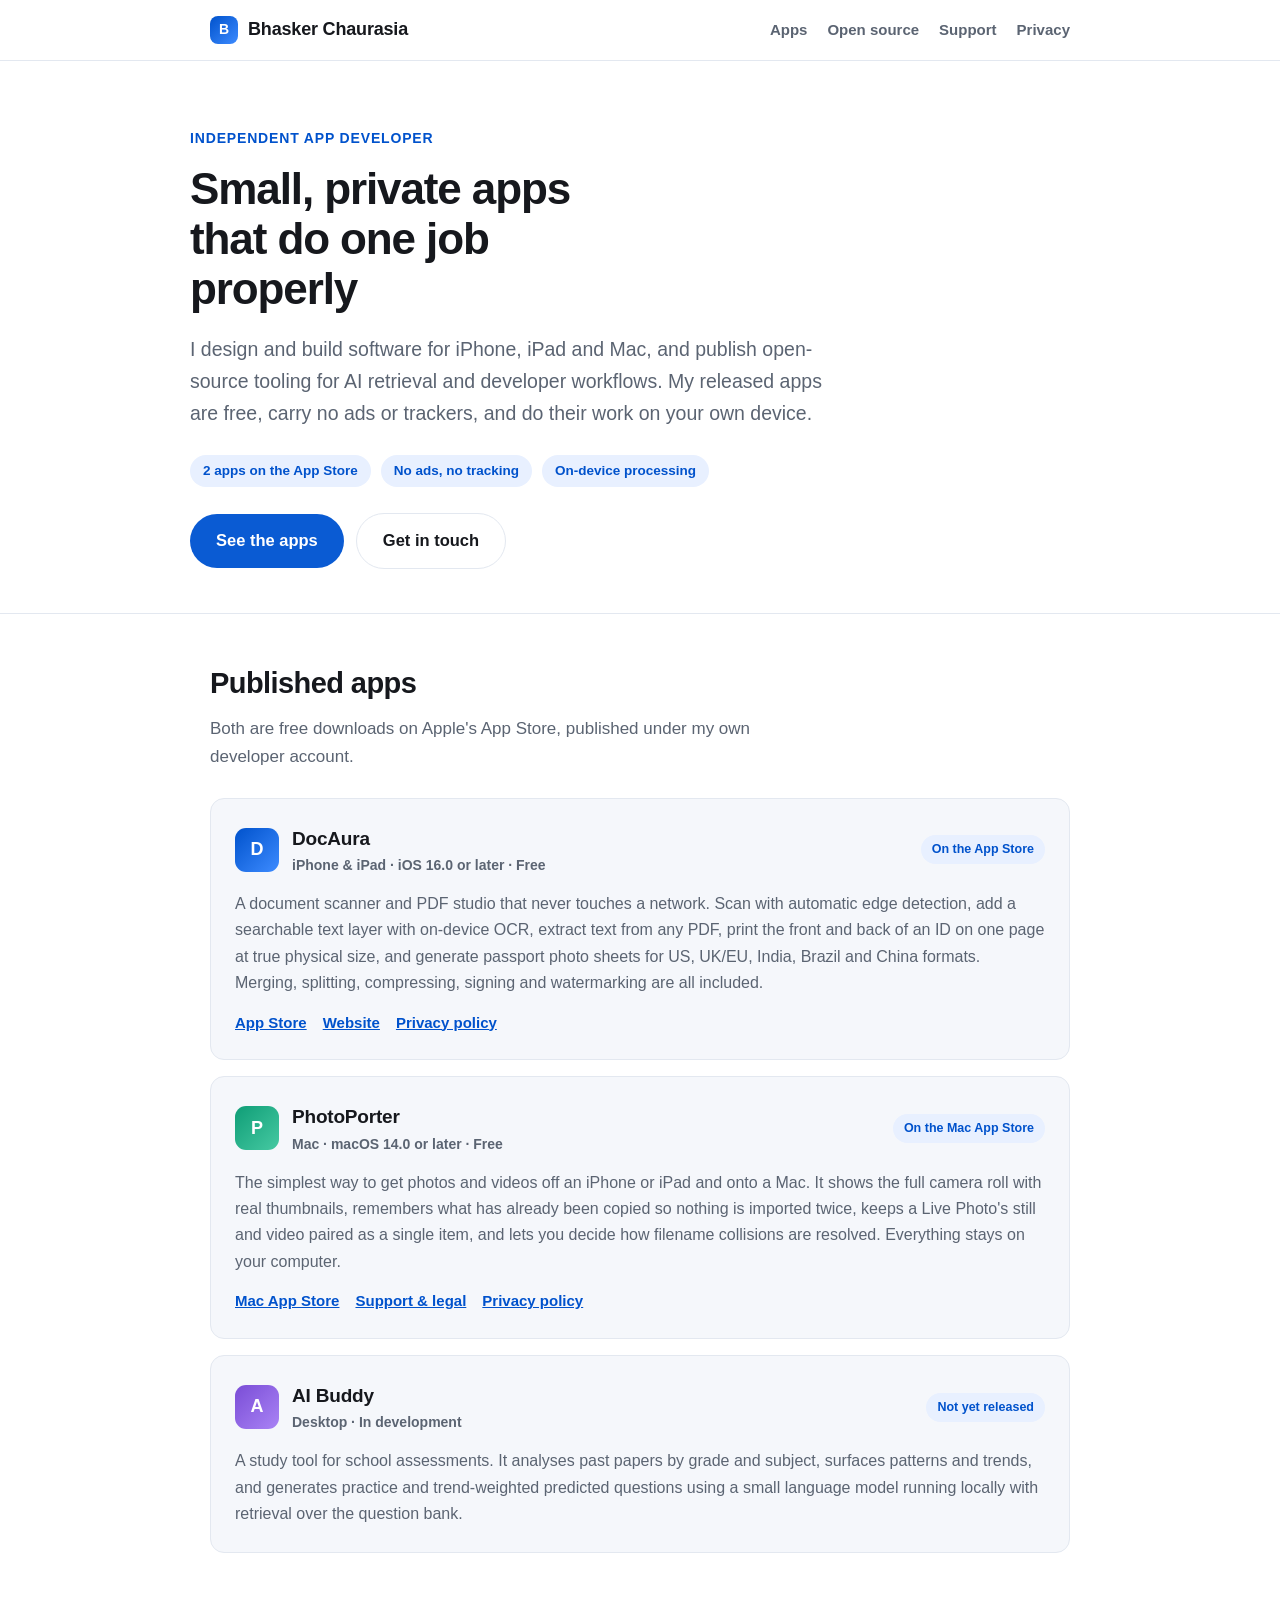
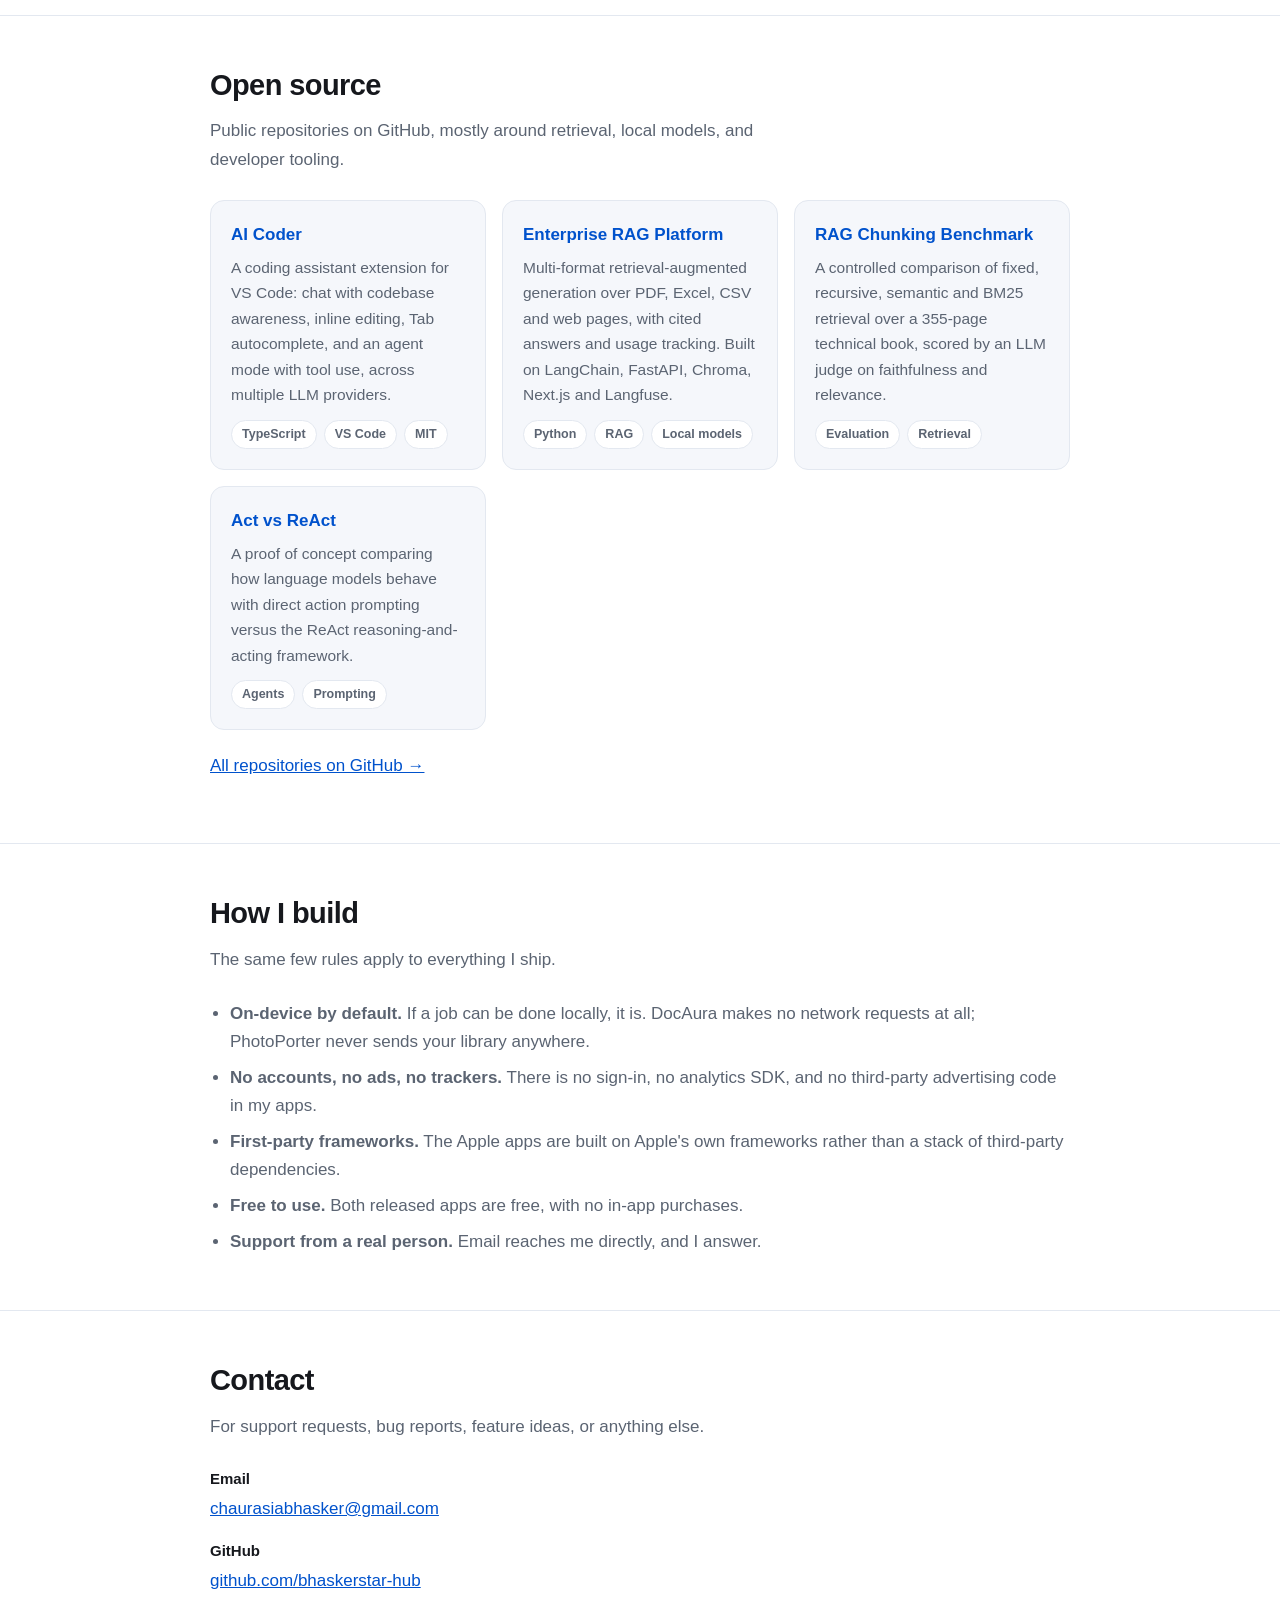
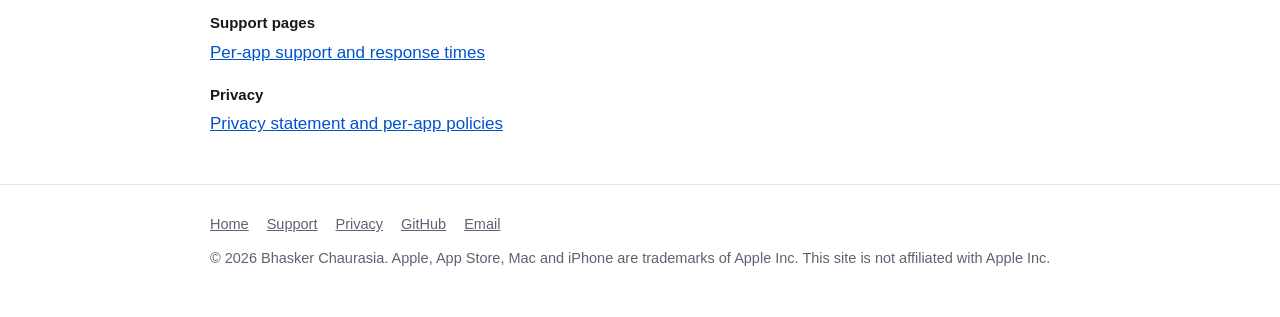
<file: index.html>
<!DOCTYPE html>
<html lang="en">
<head>
<meta charset="utf-8">
<meta name="viewport" content="width=device-width, initial-scale=1">
<title>Bhasker Chaurasia — App Developer</title>
<meta name="description" content="Independent app developer. I build privacy-first, offline-first apps for iPhone, iPad and Mac — including DocAura and PhotoPorter — plus open-source AI and retrieval tooling.">
<link rel="canonical" href="https://bhaskerstar-hub.github.io/">
<meta name="theme-color" content="#0052cc">

<meta property="og:type" content="website">
<meta property="og:site_name" content="Bhasker Chaurasia">
<meta property="og:title" content="Bhasker Chaurasia — App Developer">
<meta property="og:description" content="Privacy-first, offline-first apps for iPhone, iPad and Mac, plus open-source AI and retrieval tooling.">
<meta property="og:url" content="https://bhaskerstar-hub.github.io/">
<meta name="twitter:card" content="summary">

<link rel="stylesheet" href="style.css">

<script type="application/ld+json">
{
  "@context": "https://schema.org",
  "@type": "Person",
  "name": "Bhasker Chaurasia",
  "url": "https://bhaskerstar-hub.github.io/",
  "email": "mailto:chaurasiabhasker@gmail.com",
  "jobTitle": "Independent App Developer",
  "sameAs": ["https://github.com/bhaskerstar-hub"],
  "owns": [
    { "@type": "SoftwareApplication", "name": "DocAura", "operatingSystem": "iOS 16.0 or later", "applicationCategory": "ProductivityApplication", "url": "https://apps.apple.com/app/id6792424481" },
    { "@type": "SoftwareApplication", "name": "PhotoPorter", "operatingSystem": "macOS 14.0 or later", "applicationCategory": "UtilitiesApplication", "url": "https://apps.apple.com/app/id6794421732" }
  ]
}
</script>
</head>
<body>

<header class="site">
  <div class="wrap">
    <a class="brand" href="./"><span class="mark">B</span> Bhasker Chaurasia</a>
    <nav class="site">
      <a href="#apps">Apps</a>
      <a href="#opensource">Open source</a>
      <a href="support.html">Support</a>
      <a href="privacy.html">Privacy</a>
    </nav>
  </div>
</header>

<main>

<div class="hero wrap">
  <p class="eyebrow">Independent app developer</p>
  <h1>Small, private apps that do one job properly</h1>
  <p class="lede">
    I design and build software for iPhone, iPad and Mac, and publish open-source
    tooling for AI retrieval and developer workflows. My released apps are free,
    carry no ads or trackers, and do their work on your own device.
  </p>
  <div class="badges">
    <span class="badge">2 apps on the App Store</span>
    <span class="badge">No ads, no tracking</span>
    <span class="badge">On-device processing</span>
  </div>
  <div class="cta-row">
    <a class="cta" href="#apps">See the apps</a>
    <a class="cta ghost" href="mailto:chaurasiabhasker@gmail.com">Get in touch</a>
  </div>
</div>

<section id="apps">
  <div class="wrap">
    <h2>Published apps</h2>
    <p class="sub">Both are free downloads on Apple's App Store, published under my own developer account.</p>

    <div class="app">
      <div class="app-head">
        <span class="app-icon doc">D</span>
        <div>
          <h3>DocAura</h3>
          <div class="platform">iPhone &amp; iPad · iOS 16.0 or later · Free</div>
        </div>
        <span class="status">On the App Store</span>
      </div>
      <p>
        A document scanner and PDF studio that never touches a network. Scan with automatic
        edge detection, add a searchable text layer with on-device OCR, extract text from any
        PDF, print the front and back of an ID on one page at true physical size, and generate
        passport photo sheets for US, UK/EU, India, Brazil and China formats. Merging,
        splitting, compressing, signing and watermarking are all included.
      </p>
      <div class="links">
        <a href="https://apps.apple.com/app/id6792424481">App Store</a>
        <a href="https://bhaskerstar-hub.github.io/docaura/">Website</a>
        <a href="https://bhaskerstar-hub.github.io/docaura/privacy.html">Privacy policy</a>
      </div>
    </div>

    <div class="app">
      <div class="app-head">
        <span class="app-icon pp">P</span>
        <div>
          <h3>PhotoPorter</h3>
          <div class="platform">Mac · macOS 14.0 or later · Free</div>
        </div>
        <span class="status">On the Mac App Store</span>
      </div>
      <p>
        The simplest way to get photos and videos off an iPhone or iPad and onto a Mac.
        It shows the full camera roll with real thumbnails, remembers what has already been
        copied so nothing is imported twice, keeps a Live Photo's still and video paired as a
        single item, and lets you decide how filename collisions are resolved. Everything
        stays on your computer.
      </p>
      <div class="links">
        <a href="https://apps.apple.com/app/id6794421732">Mac App Store</a>
        <a href="https://bhaskerstar-hub.github.io/photoporter-legal/">Support &amp; legal</a>
        <a href="https://bhaskerstar-hub.github.io/photoporter-legal/privacy.html">Privacy policy</a>
      </div>
    </div>

    <div class="app">
      <div class="app-head">
        <span class="app-icon buddy">A</span>
        <div>
          <h3>AI Buddy</h3>
          <div class="platform">Desktop · In development</div>
        </div>
        <span class="status">Not yet released</span>
      </div>
      <p>
        A study tool for school assessments. It analyses past papers by grade and
        subject, surfaces patterns and trends, and generates practice and trend-weighted
        predicted questions using a small language model running locally with retrieval over
        the question bank.
      </p>
    </div>
  </div>
</section>

<section id="opensource">
  <div class="wrap">
    <h2>Open source</h2>
    <p class="sub">Public repositories on GitHub, mostly around retrieval, local models, and developer tooling.</p>
    <div class="grid">
      <div class="card">
        <h3><a href="https://github.com/bhaskerstar-hub/ai-coder">AI Coder</a></h3>
        <p>A coding assistant extension for VS Code: chat with codebase awareness, inline editing, Tab autocomplete, and an agent mode with tool use, across multiple LLM providers.</p>
        <div class="tags"><span class="tag">TypeScript</span><span class="tag">VS Code</span><span class="tag">MIT</span></div>
      </div>
      <div class="card">
        <h3><a href="https://github.com/bhaskerstar-hub/localLLM-RAG-NoAPIKeys">Enterprise RAG Platform</a></h3>
        <p>Multi-format retrieval-augmented generation over PDF, Excel, CSV and web pages, with cited answers and usage tracking. Built on LangChain, FastAPI, Chroma, Next.js and Langfuse.</p>
        <div class="tags"><span class="tag">Python</span><span class="tag">RAG</span><span class="tag">Local models</span></div>
      </div>
      <div class="card">
        <h3><a href="https://github.com/bhaskerstar-hub/chunking">RAG Chunking Benchmark</a></h3>
        <p>A controlled comparison of fixed, recursive, semantic and BM25 retrieval over a 355-page technical book, scored by an LLM judge on faithfulness and relevance.</p>
        <div class="tags"><span class="tag">Evaluation</span><span class="tag">Retrieval</span></div>
      </div>
      <div class="card">
        <h3><a href="https://github.com/bhaskerstar-hub/act-Vs-reAct-llms">Act vs ReAct</a></h3>
        <p>A proof of concept comparing how language models behave with direct action prompting versus the ReAct reasoning-and-acting framework.</p>
        <div class="tags"><span class="tag">Agents</span><span class="tag">Prompting</span></div>
      </div>
    </div>
    <p style="margin-top:22px"><a href="https://github.com/bhaskerstar-hub">All repositories on GitHub →</a></p>
  </div>
</section>

<section id="approach">
  <div class="wrap">
    <h2>How I build</h2>
    <p class="sub">The same few rules apply to everything I ship.</p>
    <ul class="plain">
      <li><strong>On-device by default.</strong> If a job can be done locally, it is. DocAura makes no network requests at all; PhotoPorter never sends your library anywhere.</li>
      <li><strong>No accounts, no ads, no trackers.</strong> There is no sign-in, no analytics SDK, and no third-party advertising code in my apps.</li>
      <li><strong>First-party frameworks.</strong> The Apple apps are built on Apple's own frameworks rather than a stack of third-party dependencies.</li>
      <li><strong>Free to use.</strong> Both released apps are free, with no in-app purchases.</li>
      <li><strong>Support from a real person.</strong> Email reaches me directly, and I answer.</li>
    </ul>
  </div>
</section>

<section id="contact">
  <div class="wrap">
    <h2>Contact</h2>
    <p class="sub">For support requests, bug reports, feature ideas, or anything else.</p>
    <dl class="contact">
      <dt>Email</dt>
      <dd><a href="mailto:chaurasiabhasker@gmail.com">chaurasiabhasker@gmail.com</a></dd>
      <dt>GitHub</dt>
      <dd><a href="https://github.com/bhaskerstar-hub">github.com/bhaskerstar-hub</a></dd>
      <dt>Support pages</dt>
      <dd><a href="support.html">Per-app support and response times</a></dd>
      <dt>Privacy</dt>
      <dd><a href="privacy.html">Privacy statement and per-app policies</a></dd>
    </dl>
  </div>
</section>

</main>

<footer class="site">
  <div class="wrap">
    <div class="row">
      <a href="./">Home</a>
      <a href="support.html">Support</a>
      <a href="privacy.html">Privacy</a>
      <a href="https://github.com/bhaskerstar-hub">GitHub</a>
      <a href="mailto:chaurasiabhasker@gmail.com">Email</a>
    </div>
    <div>© 2026 Bhasker Chaurasia. Apple, App Store, Mac and iPhone are trademarks of Apple Inc. This site is not affiliated with Apple Inc.</div>
  </div>
</footer>

</body>
</html>
</file>
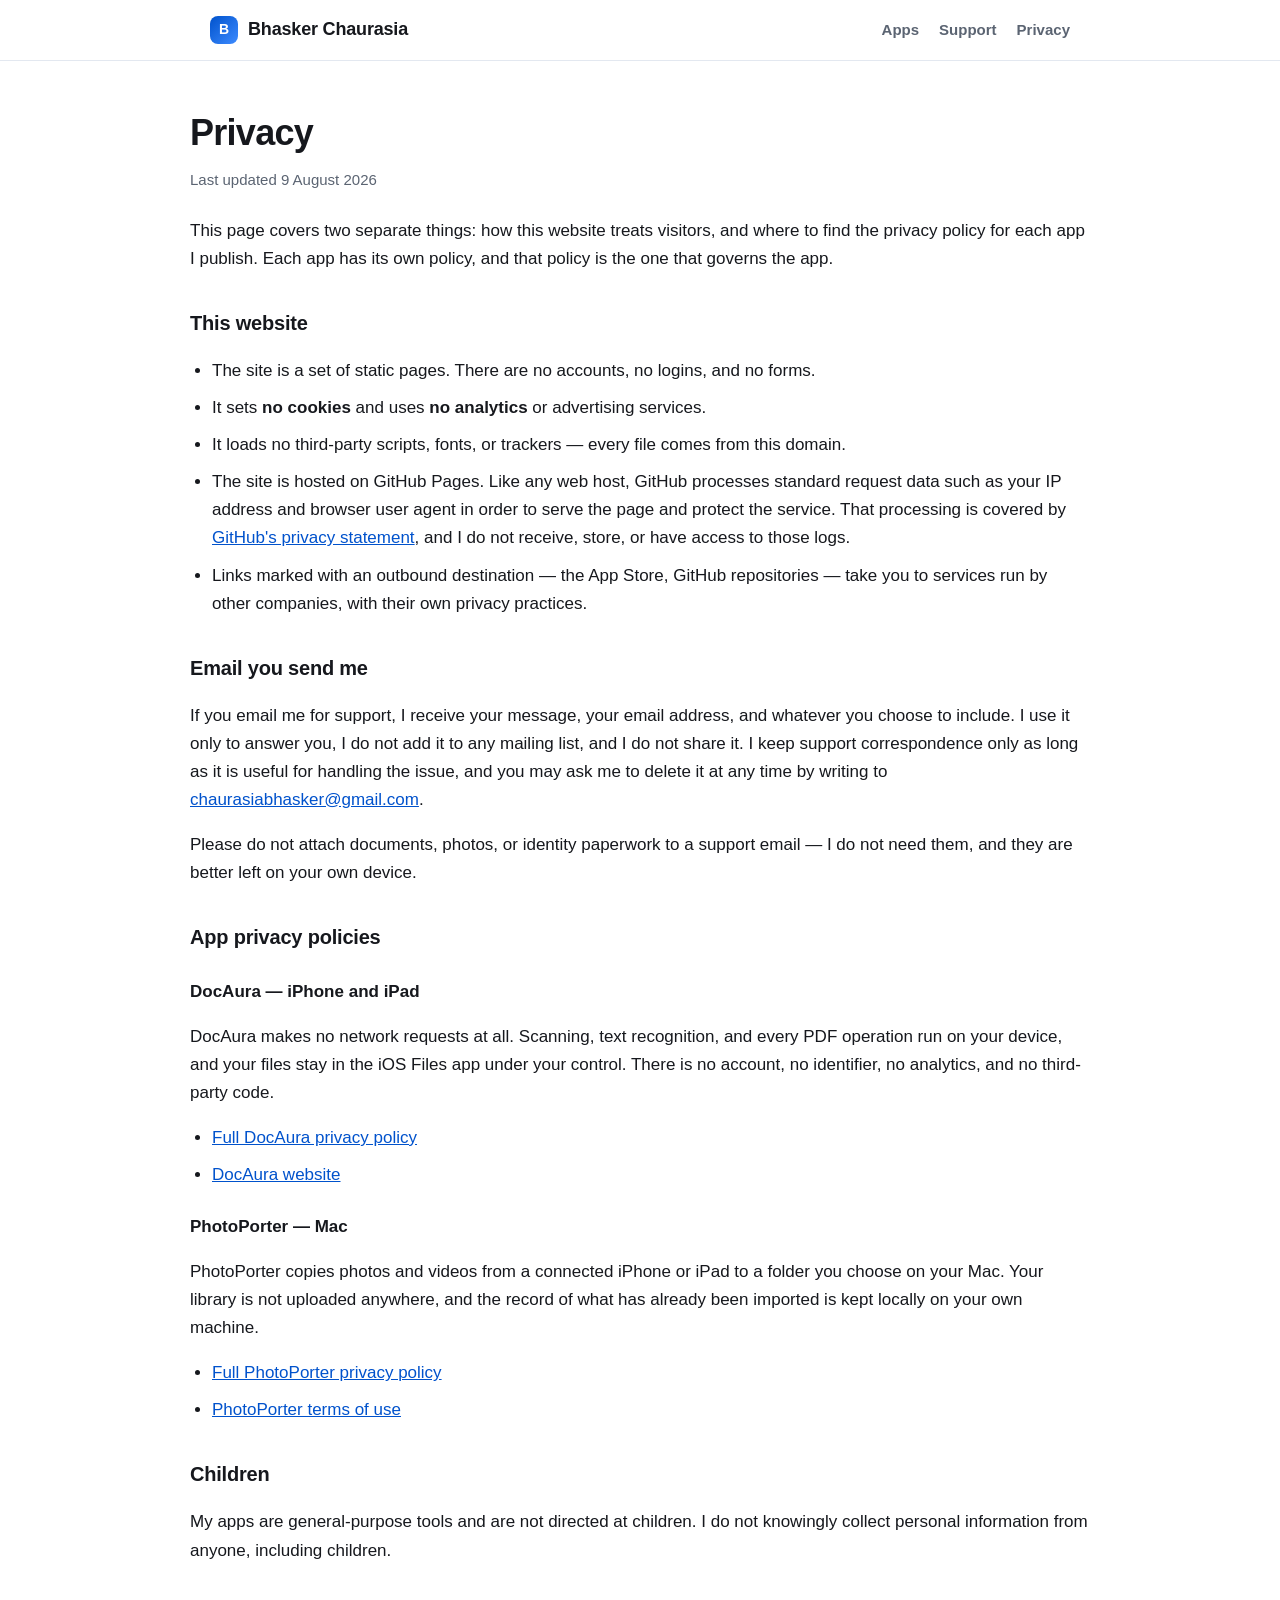
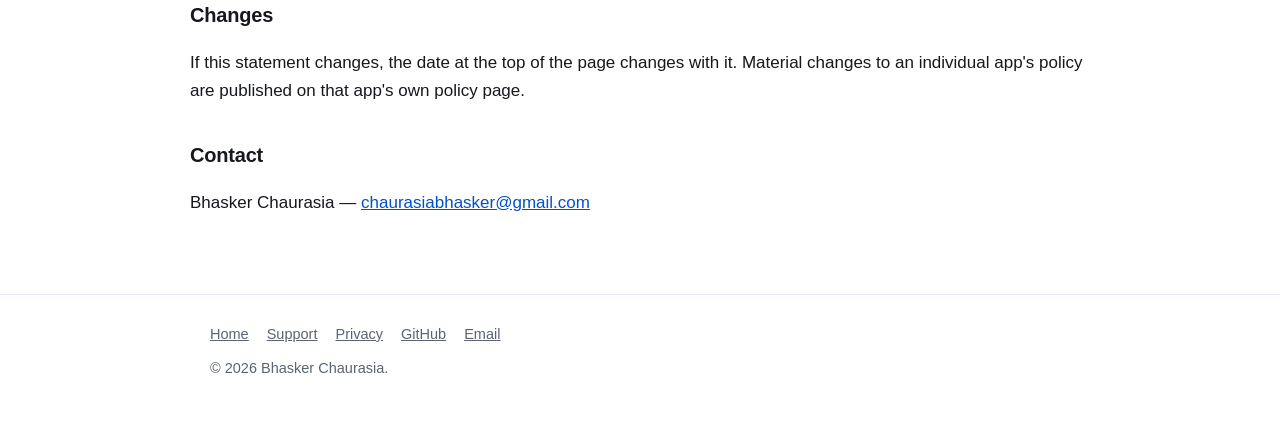
<file: privacy.html>
<!DOCTYPE html>
<html lang="en">
<head>
<meta charset="utf-8">
<meta name="viewport" content="width=device-width, initial-scale=1">
<title>Privacy — Bhasker Chaurasia</title>
<meta name="description" content="Privacy statement for this website and an index of the privacy policies for DocAura and PhotoPorter.">
<link rel="canonical" href="https://bhaskerstar-hub.github.io/privacy.html">
<meta name="theme-color" content="#0052cc">
<link rel="stylesheet" href="style.css">
</head>
<body>

<header class="site">
  <div class="wrap">
    <a class="brand" href="./"><span class="mark">B</span> Bhasker Chaurasia</a>
    <nav class="site">
      <a href="./#apps">Apps</a>
      <a href="support.html">Support</a>
      <a href="privacy.html">Privacy</a>
    </nav>
  </div>
</header>

<main>
<div class="prose wrap">

<h1>Privacy</h1>
<p class="updated">Last updated 9 August 2026</p>

<p>
  This page covers two separate things: how this website treats visitors, and where to find the
  privacy policy for each app I publish. Each app has its own policy, and that policy is the one
  that governs the app.
</p>

<h2>This website</h2>
<ul>
  <li>The site is a set of static pages. There are no accounts, no logins, and no forms.</li>
  <li>It sets <strong>no cookies</strong> and uses <strong>no analytics</strong> or advertising services.</li>
  <li>It loads no third-party scripts, fonts, or trackers — every file comes from this domain.</li>
  <li>
    The site is hosted on GitHub Pages. Like any web host, GitHub processes standard request data
    such as your IP address and browser user agent in order to serve the page and protect the
    service. That processing is covered by
    <a href="https://docs.github.com/en/site-policy/privacy-policies/github-general-privacy-statement">GitHub's privacy statement</a>,
    and I do not receive, store, or have access to those logs.
  </li>
  <li>
    Links marked with an outbound destination — the App Store, GitHub repositories — take you to
    services run by other companies, with their own privacy practices.
  </li>
</ul>

<h2>Email you send me</h2>
<p>
  If you email me for support, I receive your message, your email address, and whatever you choose
  to include. I use it only to answer you, I do not add it to any mailing list, and I do not share
  it. I keep support correspondence only as long as it is useful for handling the issue, and you
  may ask me to delete it at any time by writing to
  <a href="mailto:chaurasiabhasker@gmail.com">chaurasiabhasker@gmail.com</a>.
</p>
<p>
  Please do not attach documents, photos, or identity paperwork to a support email — I do not need
  them, and they are better left on your own device.
</p>

<h2>App privacy policies</h2>

<h3>DocAura — iPhone and iPad</h3>
<p>
  DocAura makes no network requests at all. Scanning, text recognition, and every PDF operation run
  on your device, and your files stay in the iOS Files app under your control. There is no account,
  no identifier, no analytics, and no third-party code.
</p>
<ul>
  <li><a href="https://bhaskerstar-hub.github.io/docaura/privacy.html">Full DocAura privacy policy</a></li>
  <li><a href="https://bhaskerstar-hub.github.io/docaura/">DocAura website</a></li>
</ul>

<h3>PhotoPorter — Mac</h3>
<p>
  PhotoPorter copies photos and videos from a connected iPhone or iPad to a folder you choose on
  your Mac. Your library is not uploaded anywhere, and the record of what has already been imported
  is kept locally on your own machine.
</p>
<ul>
  <li><a href="https://bhaskerstar-hub.github.io/photoporter-legal/privacy.html">Full PhotoPorter privacy policy</a></li>
  <li><a href="https://bhaskerstar-hub.github.io/photoporter-legal/terms.html">PhotoPorter terms of use</a></li>
</ul>

<h2>Children</h2>
<p>
  My apps are general-purpose tools and are not directed at children. I do not knowingly collect
  personal information from anyone, including children.
</p>

<h2>Changes</h2>
<p>
  If this statement changes, the date at the top of the page changes with it. Material changes to an
  individual app's policy are published on that app's own policy page.
</p>

<h2>Contact</h2>
<p>
  Bhasker Chaurasia — <a href="mailto:chaurasiabhasker@gmail.com">chaurasiabhasker@gmail.com</a>
</p>

</div>
</main>

<footer class="site">
  <div class="wrap">
    <div class="row">
      <a href="./">Home</a>
      <a href="support.html">Support</a>
      <a href="privacy.html">Privacy</a>
      <a href="https://github.com/bhaskerstar-hub">GitHub</a>
      <a href="mailto:chaurasiabhasker@gmail.com">Email</a>
    </div>
    <div>© 2026 Bhasker Chaurasia.</div>
  </div>
</footer>

</body>
</html>
</file>
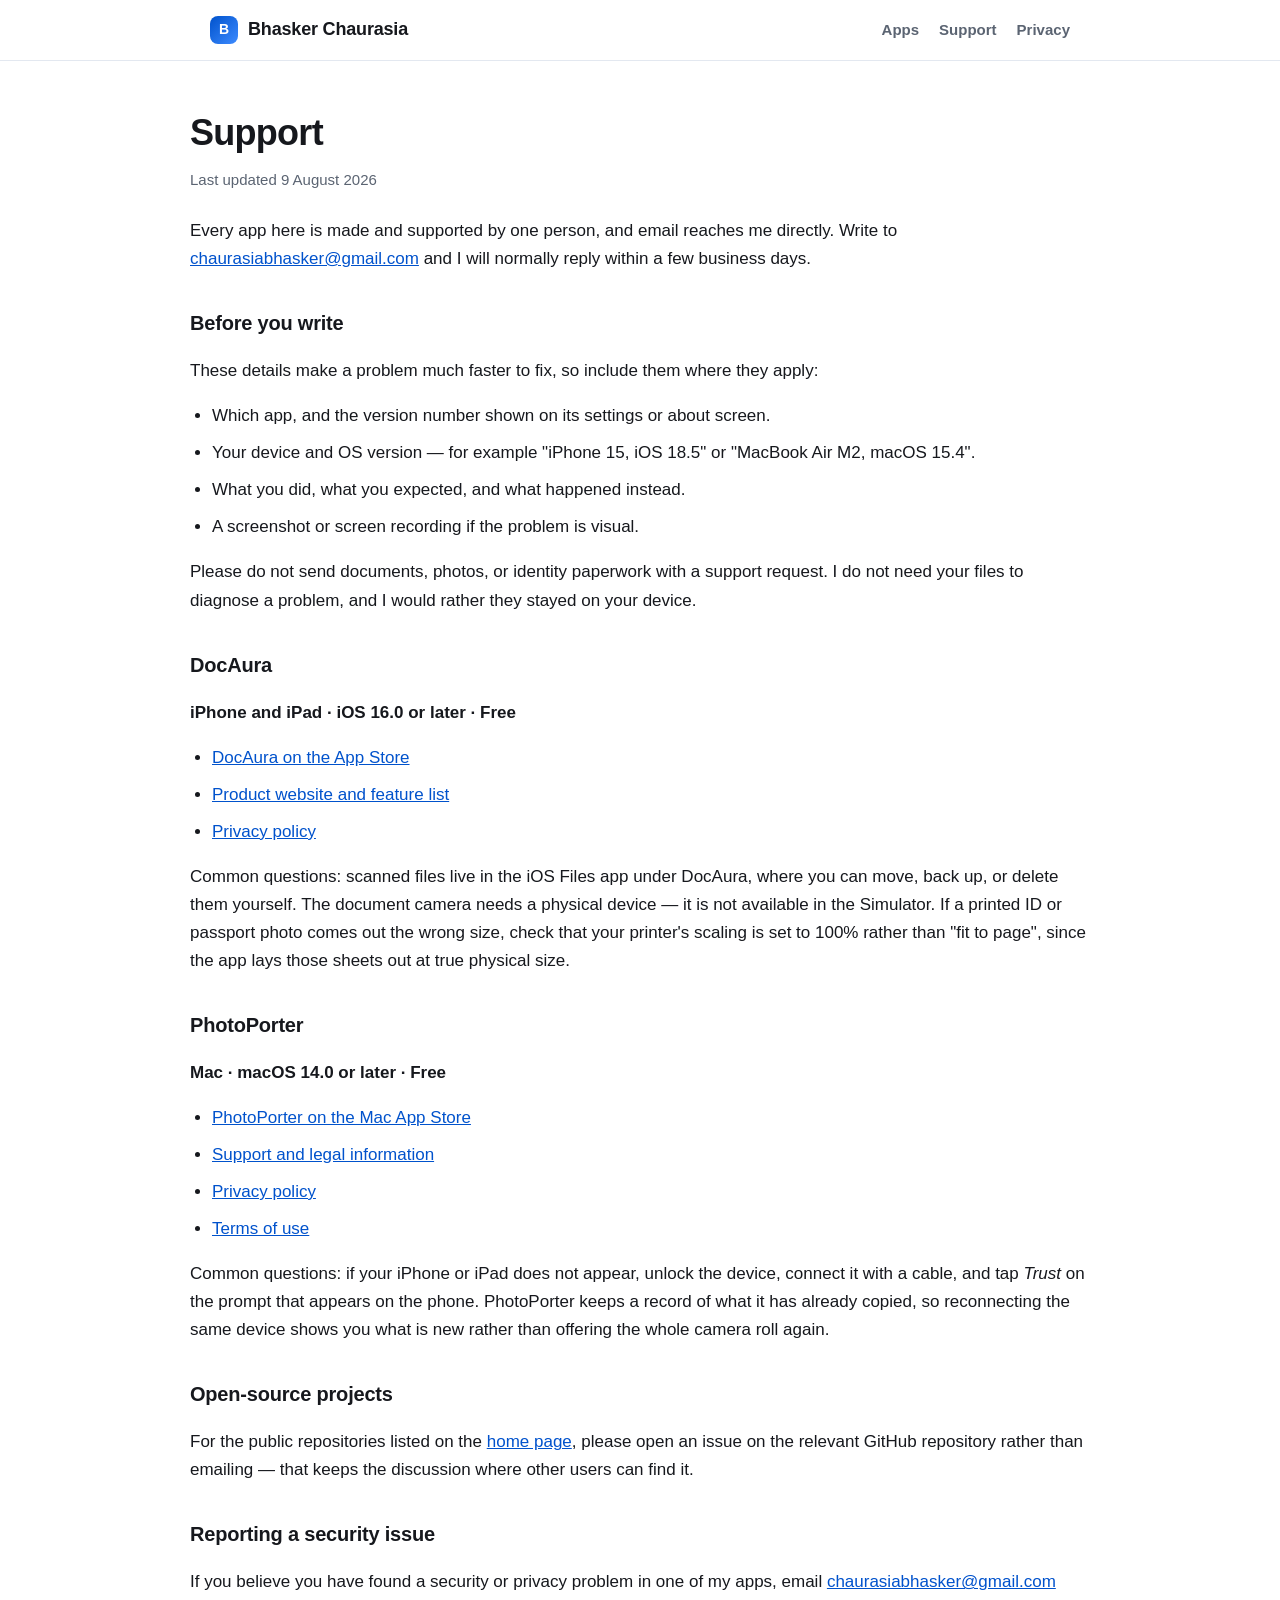
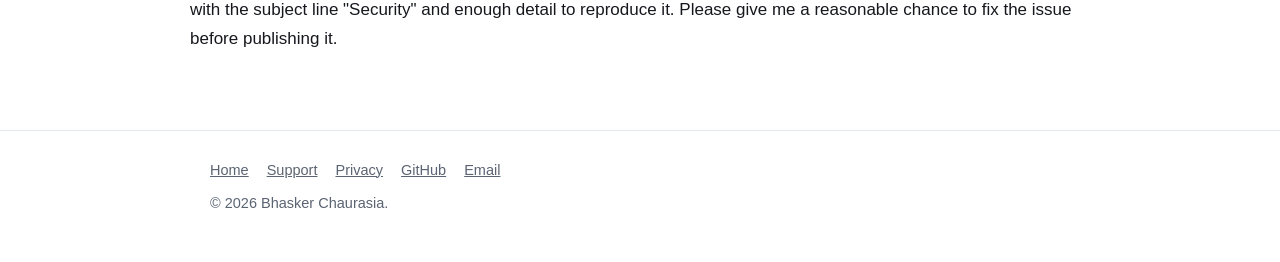
<file: support.html>
<!DOCTYPE html>
<html lang="en">
<head>
<meta charset="utf-8">
<meta name="viewport" content="width=device-width, initial-scale=1">
<title>Support — Bhasker Chaurasia</title>
<meta name="description" content="Support for DocAura and PhotoPorter. Contact the developer directly by email for help, bug reports, and feature requests.">
<link rel="canonical" href="https://bhaskerstar-hub.github.io/support.html">
<meta name="theme-color" content="#0052cc">
<link rel="stylesheet" href="style.css">
</head>
<body>

<header class="site">
  <div class="wrap">
    <a class="brand" href="./"><span class="mark">B</span> Bhasker Chaurasia</a>
    <nav class="site">
      <a href="./#apps">Apps</a>
      <a href="support.html">Support</a>
      <a href="privacy.html">Privacy</a>
    </nav>
  </div>
</header>

<main>
<div class="prose wrap">

<h1>Support</h1>
<p class="updated">Last updated 9 August 2026</p>

<p>
  Every app here is made and supported by one person, and email reaches me directly.
  Write to <a href="mailto:chaurasiabhasker@gmail.com">chaurasiabhasker@gmail.com</a> and
  I will normally reply within a few business days.
</p>

<h2>Before you write</h2>
<p>These details make a problem much faster to fix, so include them where they apply:</p>
<ul>
  <li>Which app, and the version number shown on its settings or about screen.</li>
  <li>Your device and OS version — for example "iPhone 15, iOS 18.5" or "MacBook Air M2, macOS 15.4".</li>
  <li>What you did, what you expected, and what happened instead.</li>
  <li>A screenshot or screen recording if the problem is visual.</li>
</ul>
<p>
  Please do not send documents, photos, or identity paperwork with a support request.
  I do not need your files to diagnose a problem, and I would rather they stayed on your device.
</p>

<h2>DocAura</h2>
<p><strong>iPhone and iPad · iOS 16.0 or later · Free</strong></p>
<ul>
  <li><a href="https://apps.apple.com/app/id6792424481">DocAura on the App Store</a></li>
  <li><a href="https://bhaskerstar-hub.github.io/docaura/">Product website and feature list</a></li>
  <li><a href="https://bhaskerstar-hub.github.io/docaura/privacy.html">Privacy policy</a></li>
</ul>
<p>
  Common questions: scanned files live in the iOS Files app under DocAura, where you can move,
  back up, or delete them yourself. The document camera needs a physical device — it is not
  available in the Simulator. If a printed ID or passport photo comes out the wrong size, check
  that your printer's scaling is set to 100% rather than "fit to page", since the app lays those
  sheets out at true physical size.
</p>

<h2>PhotoPorter</h2>
<p><strong>Mac · macOS 14.0 or later · Free</strong></p>
<ul>
  <li><a href="https://apps.apple.com/app/id6794421732">PhotoPorter on the Mac App Store</a></li>
  <li><a href="https://bhaskerstar-hub.github.io/photoporter-legal/">Support and legal information</a></li>
  <li><a href="https://bhaskerstar-hub.github.io/photoporter-legal/privacy.html">Privacy policy</a></li>
  <li><a href="https://bhaskerstar-hub.github.io/photoporter-legal/terms.html">Terms of use</a></li>
</ul>
<p>
  Common questions: if your iPhone or iPad does not appear, unlock the device, connect it with a
  cable, and tap <em>Trust</em> on the prompt that appears on the phone. PhotoPorter keeps a record
  of what it has already copied, so reconnecting the same device shows you what is new rather than
  offering the whole camera roll again.
</p>

<h2>Open-source projects</h2>
<p>
  For the public repositories listed on the <a href="./#opensource">home page</a>, please open an
  issue on the relevant GitHub repository rather than emailing — that keeps the discussion where
  other users can find it.
</p>

<h2>Reporting a security issue</h2>
<p>
  If you believe you have found a security or privacy problem in one of my apps, email
  <a href="mailto:chaurasiabhasker@gmail.com">chaurasiabhasker@gmail.com</a> with the subject line
  "Security" and enough detail to reproduce it. Please give me a reasonable chance to fix the issue
  before publishing it.
</p>

</div>
</main>

<footer class="site">
  <div class="wrap">
    <div class="row">
      <a href="./">Home</a>
      <a href="support.html">Support</a>
      <a href="privacy.html">Privacy</a>
      <a href="https://github.com/bhaskerstar-hub">GitHub</a>
      <a href="mailto:chaurasiabhasker@gmail.com">Email</a>
    </div>
    <div>© 2026 Bhasker Chaurasia.</div>
  </div>
</footer>

</body>
</html>
</file>
<file: style.css>
:root {
  --bg: #ffffff;
  --surface: #f5f7fb;
  --border: #e3e8f0;
  --text: #16181d;
  --muted: #5b6472;
  --accent: #0052cc;
  --accent-soft: #e8f0ff;
  --radius: 14px;
  --maxw: 900px;
}

@media (prefers-color-scheme: dark) {
  :root {
    --bg: #0f1115;
    --surface: #171a21;
    --border: #262b35;
    --text: #eef1f6;
    --muted: #a3acbb;
    --accent: #6ea8ff;
    --accent-soft: #16233a;
  }
}

* { box-sizing: border-box; }

html { -webkit-text-size-adjust: 100%; scroll-behavior: smooth; }

body {
  margin: 0;
  padding: 0;
  background: var(--bg);
  color: var(--text);
  font: 17px/1.65 -apple-system, BlinkMacSystemFont, "Segoe UI", Roboto,
        "Helvetica Neue", Arial, sans-serif;
}

.wrap {
  max-width: var(--maxw);
  margin: 0 auto;
  padding: 0 20px;
}

/* Header */
header.site {
  border-bottom: 1px solid var(--border);
  position: sticky;
  top: 0;
  background: color-mix(in srgb, var(--bg) 92%, transparent);
  backdrop-filter: saturate(180%) blur(12px);
  z-index: 10;
}

header.site .wrap {
  display: flex;
  align-items: center;
  gap: 16px;
  min-height: 60px;
}

.brand {
  display: flex;
  align-items: center;
  gap: 10px;
  font-weight: 800;
  font-size: 18px;
  letter-spacing: -0.01em;
  color: var(--text);
  text-decoration: none;
}

.brand .mark {
  width: 28px;
  height: 28px;
  border-radius: 8px;
  background: linear-gradient(135deg, #0052cc, #3d8bff);
  display: grid;
  place-items: center;
  color: #fff;
  font-size: 14px;
  font-weight: 800;
}

nav.site { margin-left: auto; display: flex; gap: 20px; }

nav.site a {
  color: var(--muted);
  text-decoration: none;
  font-size: 15px;
  font-weight: 600;
}

nav.site a:hover { color: var(--accent); }

/* Hero */
.hero { padding: 66px 0 44px; }

.hero .eyebrow {
  color: var(--accent);
  font-weight: 700;
  font-size: 14px;
  letter-spacing: 0.06em;
  text-transform: uppercase;
  margin: 0 0 14px;
}

.hero h1 {
  font-size: clamp(30px, 5.2vw, 44px);
  line-height: 1.14;
  letter-spacing: -0.025em;
  margin: 0 0 18px;
  font-weight: 800;
  max-width: 18ch;
}

.hero p.lede {
  font-size: clamp(17px, 2.2vw, 19.5px);
  color: var(--muted);
  max-width: 60ch;
  margin: 0 0 26px;
}

.badges { display: flex; gap: 10px; flex-wrap: wrap; margin-bottom: 26px; }

.badge {
  background: var(--accent-soft);
  color: var(--accent);
  border-radius: 999px;
  padding: 5px 13px;
  font-size: 13.5px;
  font-weight: 700;
}

main a { color: var(--accent); }

.cta-row { display: flex; gap: 12px; flex-wrap: wrap; align-items: center; }

.cta {
  display: inline-flex;
  align-items: center;
  gap: 9px;
  background: #0a5bd3;
  color: #fff !important;
  text-decoration: none;
  font-weight: 700;
  padding: 13px 26px;
  border-radius: 999px;
  font-size: 16.5px;
}

.cta:hover { opacity: 0.9; }

.cta.ghost {
  background: transparent;
  color: var(--text) !important;
  border: 1px solid var(--border);
}

/* Sections */
section { padding: 46px 0; border-top: 1px solid var(--border); }

section h2 {
  font-size: clamp(23px, 3.4vw, 29px);
  letter-spacing: -0.02em;
  margin: 0 0 8px;
  font-weight: 800;
}

section > .wrap > p.sub { color: var(--muted); margin: 0 0 26px; max-width: 62ch; }

/* App entries */
.app {
  background: var(--surface);
  border: 1px solid var(--border);
  border-radius: var(--radius);
  padding: 24px;
  margin-bottom: 16px;
}

.app-head { display: flex; align-items: center; gap: 13px; flex-wrap: wrap; }

.app-icon {
  width: 44px;
  height: 44px;
  border-radius: 11px;
  display: grid;
  place-items: center;
  color: #fff;
  font-weight: 800;
  font-size: 18px;
  flex: 0 0 auto;
}

.app-icon.doc { background: linear-gradient(135deg, #0052cc, #3d8bff); }
.app-icon.pp { background: linear-gradient(135deg, #0f9d76, #46c9a2); }
.app-icon.buddy { background: linear-gradient(135deg, #7a4dd6, #a983f5); }

.app h3 { margin: 0; font-size: 19px; font-weight: 800; letter-spacing: -0.01em; }

.app .platform { color: var(--muted); font-size: 14px; font-weight: 600; }

.app .status {
  margin-left: auto;
  font-size: 12.5px;
  font-weight: 700;
  padding: 4px 11px;
  border-radius: 999px;
  background: var(--accent-soft);
  color: var(--accent);
}

.app p { color: var(--muted); font-size: 16px; margin: 14px 0 0; }

.app .links { display: flex; gap: 16px; flex-wrap: wrap; margin-top: 14px; font-size: 15px; font-weight: 600; }

/* Card grid */
.grid {
  display: grid;
  grid-template-columns: repeat(auto-fit, minmax(250px, 1fr));
  gap: 16px;
}

.card {
  background: var(--surface);
  border: 1px solid var(--border);
  border-radius: var(--radius);
  padding: 20px;
}

.card h3 { margin: 0 0 6px; font-size: 17px; font-weight: 700; }
.card h3 a { text-decoration: none; }
.card h3 a:hover { text-decoration: underline; }
.card p { margin: 0; color: var(--muted); font-size: 15.5px; }

.tags { display: flex; gap: 7px; flex-wrap: wrap; margin-top: 12px; }

.tag {
  font-size: 12.5px;
  font-weight: 600;
  color: var(--muted);
  border: 1px solid var(--border);
  border-radius: 999px;
  padding: 3px 10px;
  background: var(--bg);
}

ul.plain { padding-left: 20px; margin: 0; color: var(--muted); }
ul.plain li { margin-bottom: 8px; }

dl.contact { margin: 0; }
dl.contact dt { font-weight: 700; margin-top: 16px; font-size: 15px; }
dl.contact dt:first-child { margin-top: 0; }
dl.contact dd { margin: 3px 0 0; color: var(--muted); }

/* Prose pages */
.prose { padding: 42px 0 60px; }
.prose h1 { font-size: clamp(27px, 4.4vw, 36px); letter-spacing: -0.02em; margin: 0 0 6px; }
.prose h2 { font-size: 20px; margin: 34px 0 8px; letter-spacing: -0.01em; }
.prose h3 { font-size: 17px; margin: 24px 0 6px; }
.prose .updated { color: var(--muted); font-size: 15px; margin: 0 0 24px; }
.prose ul { padding-left: 22px; }
.prose li { margin-bottom: 9px; }
.prose strong { font-weight: 700; }

/* Footer */
footer.site {
  border-top: 1px solid var(--border);
  padding: 28px 0 46px;
  color: var(--muted);
  font-size: 14.5px;
}

footer.site a { color: var(--muted); }
footer.site .row { display: flex; gap: 18px; flex-wrap: wrap; margin-bottom: 10px; }

@media (max-width: 560px) {
  .hero { padding: 44px 0 30px; }
  nav.site { gap: 14px; }
  nav.site a { font-size: 14px; }
  .app .status { margin-left: 0; }
}
</file>
